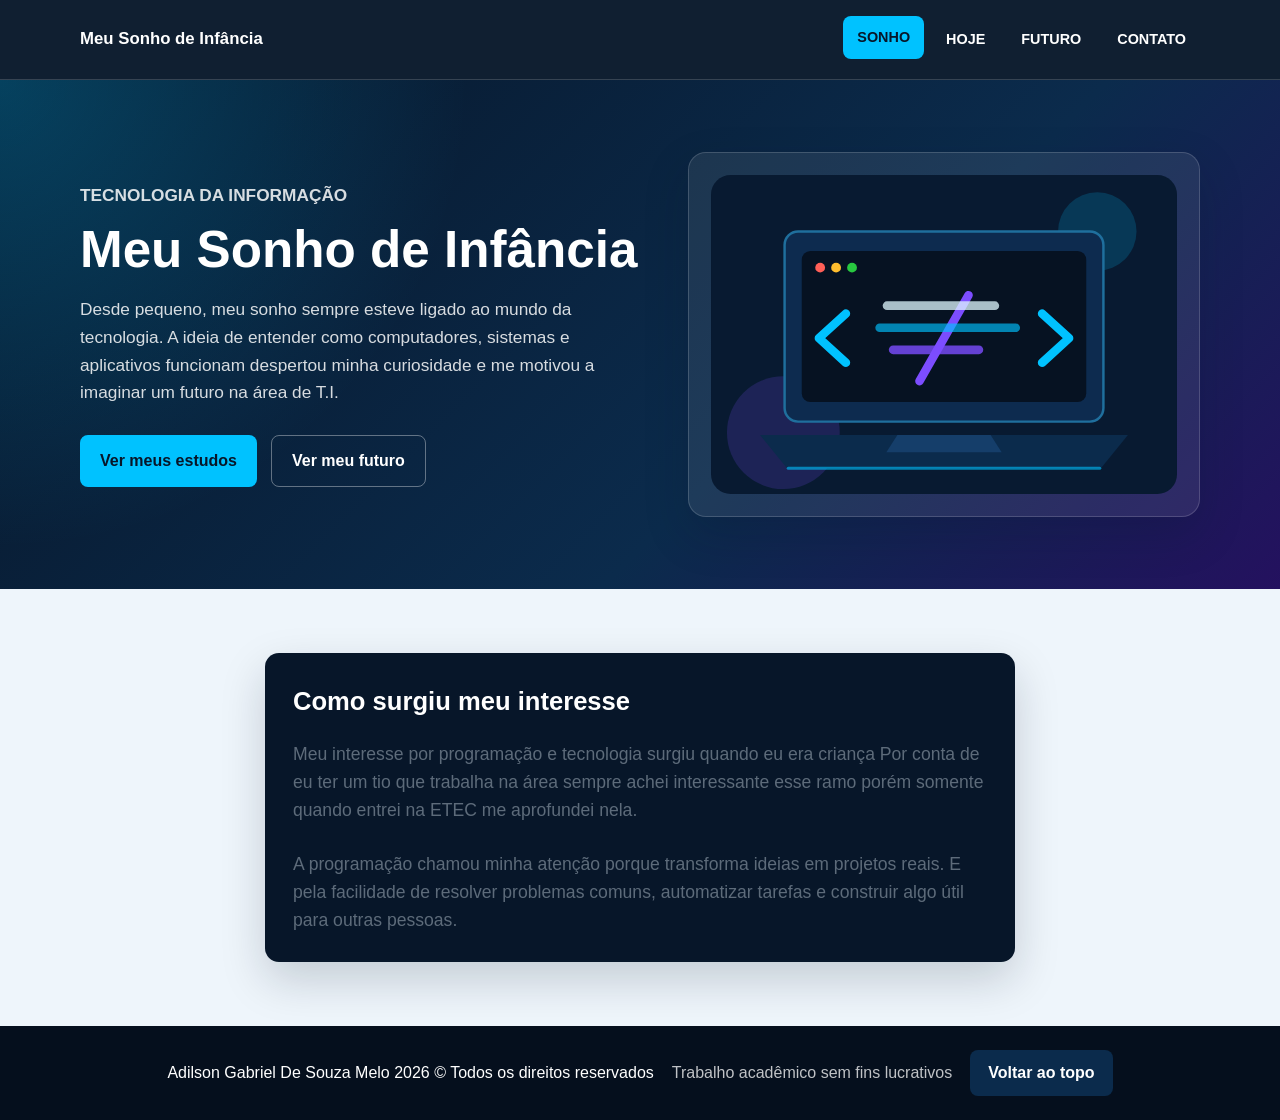
<file: index.html>
<!DOCTYPE html>
<html lang="pt-BR">
<head>
    <meta charset="UTF-8">
    <meta name="viewport" content="width=device-width, initial-scale=1.0">
    <title>Meu Sonho de Infância | SONHO</title>
    <link rel="icon" href="favicon.svg" type="image/svg+xml">
    <link rel="stylesheet" href="style.css">
</head>
<body id="topo">
    <header class="cabecalho">
        <div class="container cabecalho-conteudo">
            <a class="marca" href="index.html">Meu Sonho de Infância</a>

            <nav class="menu" aria-label="Menu principal">
                <a class="ativo" href="index.html">SONHO</a>
                <a href="hoje.html">HOJE</a>
                <a href="futuro.html">FUTURO</a>
                <a href="contato.html">CONTATO</a>
            </nav>
        </div>
    </header>

    <main>
        <section class="hero">
            <div class="container hero-grid">
                <div class="hero-texto">
                    <p class="etiqueta">Tecnologia da Informação</p>

                    <h1>Meu Sonho de Infância</h1>

                    <p>
                        Desde pequeno, meu sonho sempre esteve ligado ao mundo da tecnologia.
                        A ideia de entender como computadores, sistemas e aplicativos funcionam
                        despertou minha curiosidade e me motivou a imaginar um futuro na área de T.I.
                    </p>

                    <div class="botoes">
                        <a class="botao primario" href="hoje.html">Ver meus estudos</a>
                        <a class="botao secundario" href="futuro.html">Ver meu futuro</a>
                    </div>
                </div>

                <div class="hero-imagem">
                    <img src="programacao.svg" alt="Ilustração de programação e tecnologia">
                </div>
            </div>
        </section>

        <section class="secao">
            <div class="container">

                <article class="painel">
                    <h2>Como surgiu meu interesse</h2>

                    <p>
                        Meu interesse por programação e tecnologia surgiu quando eu era criança
                        Por conta de eu ter um tio que trabalha na área sempre achei interessante esse ramo
                        porém somente quando entrei na ETEC me aprofundei nela.
                    </p>

                    <br>

                    <p>
                        A programação chamou minha atenção porque transforma ideias em projetos reais.
                        E pela facilidade de resolver problemas comuns, automatizar
                        tarefas e construir algo útil para outras pessoas.
                    </p>
                </article>

            </div>
        </section>

    </main>

    <footer class="rodape">
        <p>Adilson Gabriel De Souza Melo 2026 &copy; Todos os direitos reservados</p>
        <p>Trabalho acadêmico sem fins lucrativos</p>
        <a class="voltar-topo" href="#topo">Voltar ao topo</a>
    </footer>
</body>
</html>
</file>
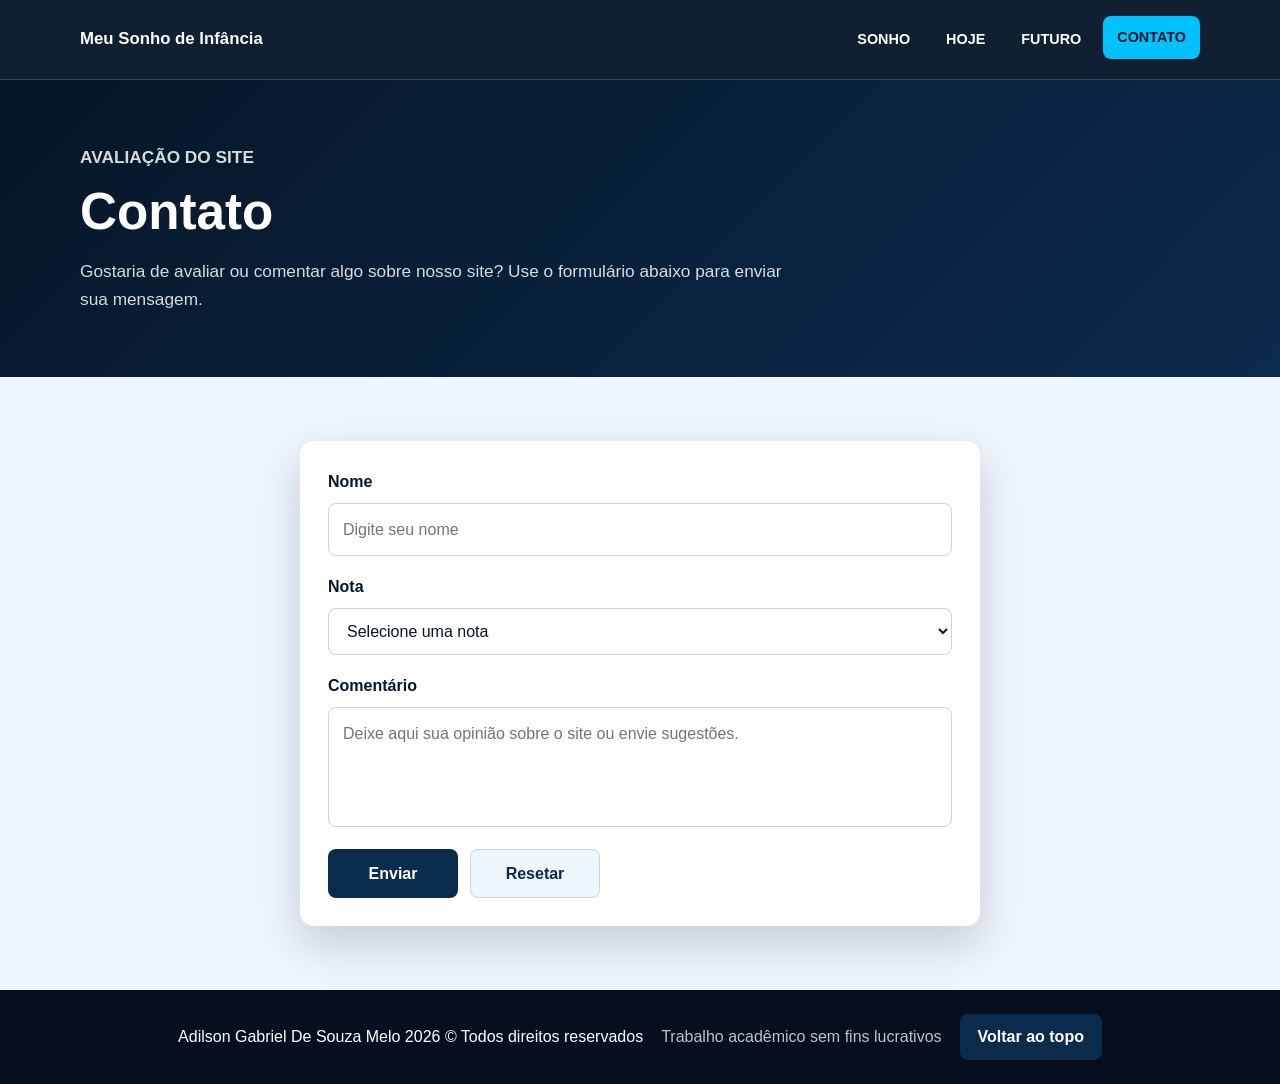
<file: contato.html>
<!DOCTYPE html>
<html lang="pt-BR">
<head>
    <meta charset="UTF-8">
    <meta name="viewport" content="width=device-width, initial-scale=1.0">
    <title>Meu Sonho de Infância | CONTATO</title>
    <link rel="icon" href="favicon.svg" type="image/svg+xml">
    <link rel="stylesheet" href="style.css">
</head>
<body id="topo">
    <header class="cabecalho">
        <div class="container cabecalho-conteudo">
            <a class="marca" href="index.html">Meu Sonho de Infância</a>
            <nav class="menu" aria-label="Menu principal">
                <a href="index.html">SONHO</a>
                <a href="hoje.html">HOJE</a>
                <a href="futuro.html">FUTURO</a>
                <a class="ativo" href="contato.html">CONTATO</a>
            </nav>
        </div>
    </header>

    <main>
        <section class="pagina-topo">
            <div class="container">
                <p class="etiqueta">Avaliação do site</p>
                <h1>Contato</h1>
                <p>
                    Gostaria de avaliar ou comentar algo sobre nosso site?
                    Use o formulário abaixo para enviar sua mensagem.
                </p>
            </div>
        </section>

        <section class="secao">
            <div class="container formulario-area">
                <form class="formulario" id="formContato"  onsubmit="return processarform()" >
                    <div class="campo">
                        <label for="nome">Nome</label>
                        <input type="text" id="nome" name="nome" placeholder="Digite seu nome">
                    </div>

                    <div class="campo">
                        <label for="nota">Nota</label>
                        <select id="nota" name="nota">
                            <option value="">Selecione uma nota</option>
                            <option value="0">0</option>
                            <option value="1">1</option>
                            <option value="2">2</option>
                            <option value="3">3</option>
                            <option value="4">4</option>
                            <option value="5">5</option>
                        </select>
                    </div>

                    <div class="campo">
                        <label for="comentario">Comentário</label>
                        <textarea id="comentario" name="comentario" placeholder="Deixe aqui sua opinião sobre o site ou envie sugestões." ></textarea>
                    </div>

                    <div class="acoes-formulario">
                        <button class="botao-formulario botao-enviar" name="enviar" type="submit">
                            Enviar
                        </button>
                        <button class="botao-formulario botao-resetar" name="resetar" type="reset">
                            Resetar
                        </button>
                    </div>
                </form>
            </div>
        </section>

    </main>

    <footer class="rodape">
        <p>Adilson  Gabriel De Souza Melo 2026
            &copy; Todos direitos reservados</p>
        <p>Trabalho acadêmico sem fins lucrativos</p>
        <a class="voltar-topo" href="#topo">Voltar ao topo</a>
    </footer>

    <script src="script.js"></script>
</body>
</html>
</file>
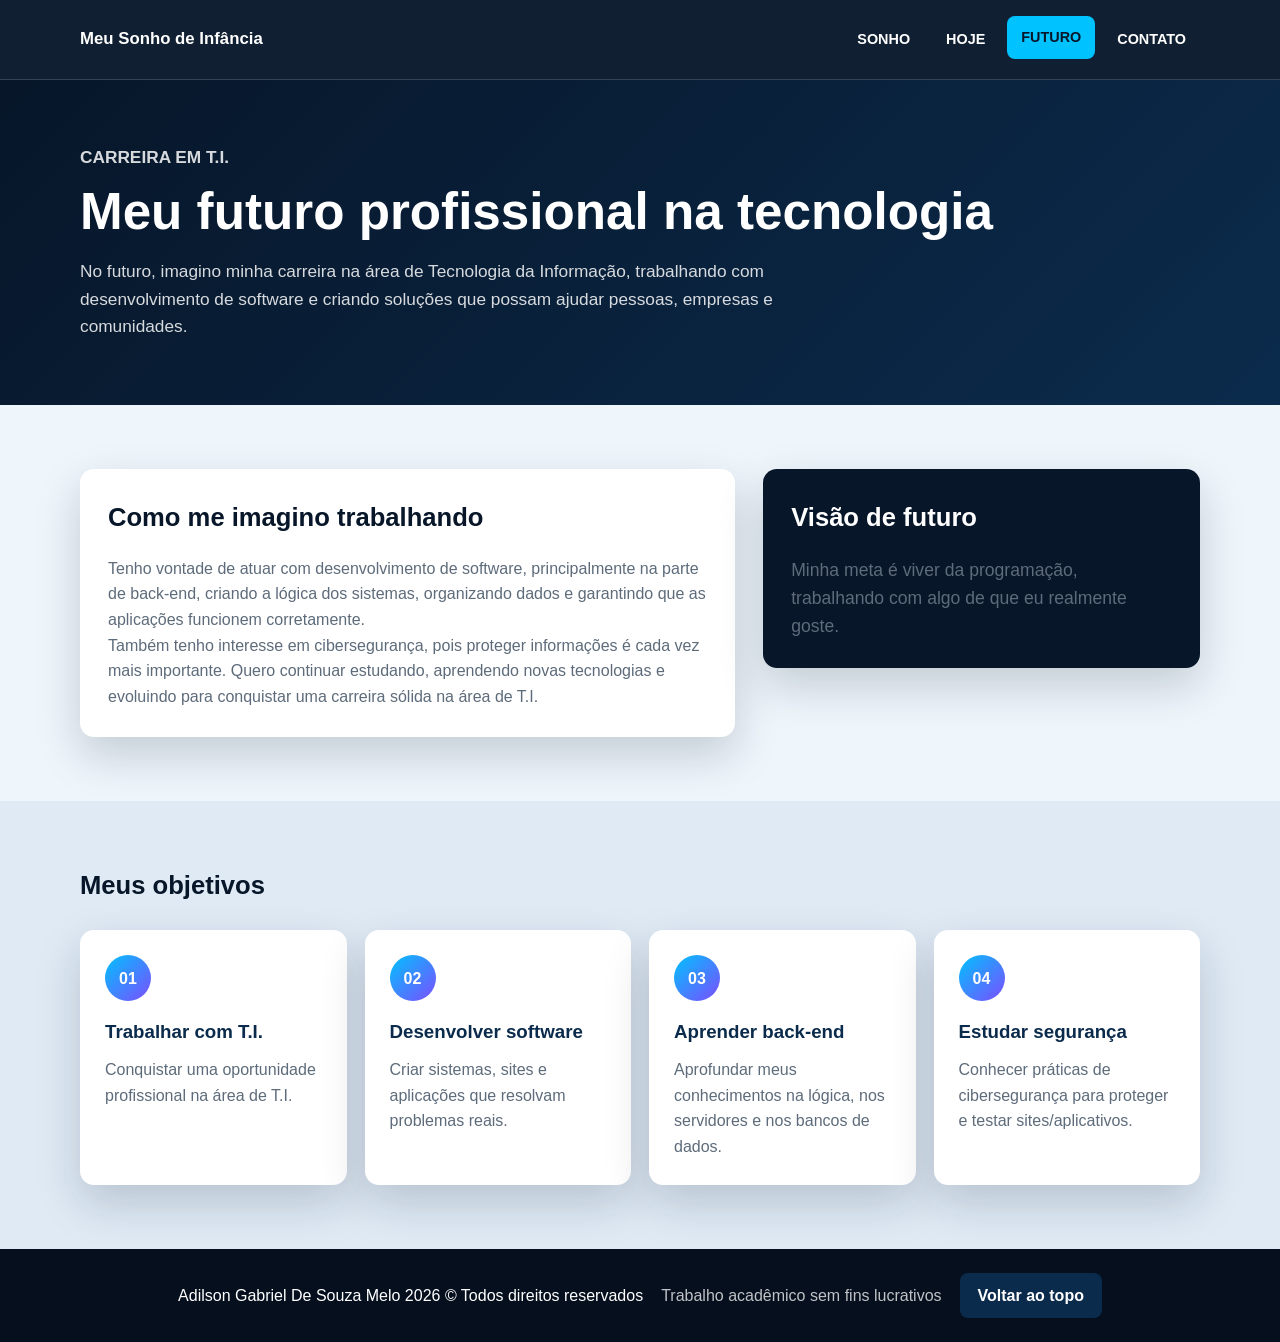
<file: futuro.html>
<!DOCTYPE html>
<html lang="pt-BR">
<head>
    <meta charset="UTF-8">
    <meta name="viewport" content="width=device-width, initial-scale=1.0">
    <title>Meu Sonho de Infância | FUTURO</title>
    <link rel="icon" href="favicon.svg" type="image/svg+xml">
    <link rel="stylesheet" href="style.css">
</head>
<body id="topo">
    <header class="cabecalho">
        <div class="container cabecalho-conteudo">
            <a class="marca" href="index.html">Meu Sonho de Infância</a>
            <nav class="menu" aria-label="Menu principal">
                <a href="index.html">SONHO</a>
                <a href="hoje.html">HOJE</a>
                <a class="ativo" href="futuro.html">FUTURO</a>
                <a href="contato.html">CONTATO</a>
            </nav>
        </div>
    </header>

    <main>
        <section class="pagina-topo">
            <div class="container">
                <p class="etiqueta">Carreira em T.I.</p>
                <h1>Meu futuro profissional na tecnologia</h1>
                <p>
                    No futuro, imagino minha carreira na área de Tecnologia da Informação, trabalhando
                    com desenvolvimento de software e criando soluções que possam ajudar pessoas,
                    empresas e comunidades.
                </p>
            </div>
        </section>

        <section class="secao">
            <div class="container duas-colunas">
                <article>
                    <h2>Como me imagino trabalhando</h2>
                    <p>
                        Tenho vontade de atuar com desenvolvimento de software, principalmente na parte
                        de back-end, criando a lógica dos sistemas, organizando dados e garantindo que
                        as aplicações funcionem corretamente.
                    </p>
                    <p>
                        Também tenho interesse em cibersegurança, pois proteger informações é cada vez
                        mais importante. Quero continuar estudando, aprendendo novas tecnologias e
                        evoluindo para conquistar uma carreira sólida na área de T.I.
                    </p>
                </article>

                <aside class="painel">
                    <h2>Visão de futuro</h2>
                    <p>
                        Minha meta é viver da programação, trabalhando com algo de que eu realmente goste.</p>
                </aside>
            </div>
        </section>

        <section class="secao objetivos">
            <div class="container">
                <h2>Meus objetivos</h2>
                <div class="grade-cards">
                    <article class="card objetivo-card">
                        <span class="icone">01</span>
                        <h3>Trabalhar com T.I.</h3>
                        <p>Conquistar uma oportunidade profissional na área de T.I.</p>
                    </article>
                    <article class="card objetivo-card">
                        <span class="icone">02</span>
                        <h3>Desenvolver software</h3>
                        <p>Criar sistemas, sites e aplicações que resolvam problemas reais.</p>
                    </article>
                    <article class="card objetivo-card">
                        <span class="icone">03</span>
                        <h3>Aprender back-end</h3>
                        <p>Aprofundar meus conhecimentos na lógica, nos servidores e nos bancos de dados.</p>
                    </article>
                    <article class="card objetivo-card">
                        <span class="icone">04</span>
                        <h3>Estudar segurança</h3>
                        <p>Conhecer práticas de cibersegurança para proteger e testar sites/aplicativos.</p>
                    </article>
                </div>
            </div>
        </section>

    </main>

    <footer class="rodape">
        <p> Adilson  Gabriel De Souza Melo   2026 &copy; Todos direitos reservados</p>
        <p>Trabalho acadêmico sem fins lucrativos</p>
        <a class="voltar-topo" href="#topo">Voltar ao topo</a>
    </footer>
</body>
</html>
</file>
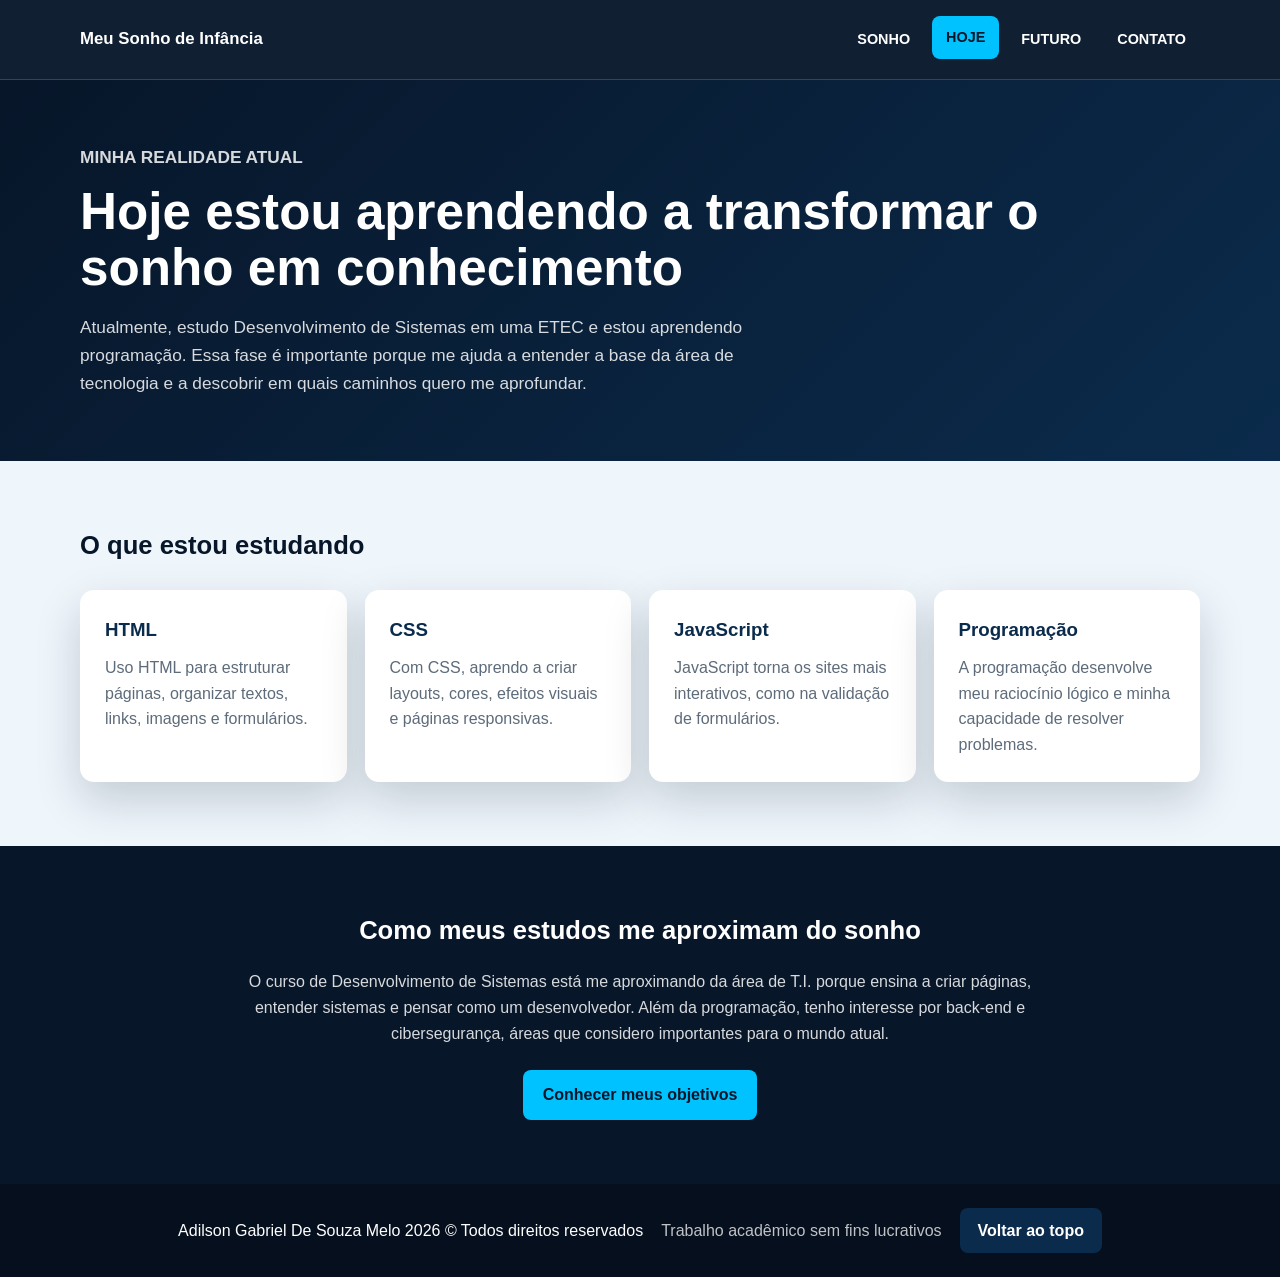
<file: hoje.html>
<!DOCTYPE html>
<html lang="pt-BR">
<head>
    <meta charset="UTF-8">
    <meta name="viewport" content="width=device-width, initial-scale=1.0">
    <title>Meu Sonho de Infância | HOJE</title>
    <link rel="icon" href="favicon.svg" type="image/svg+xml">
    <link rel="stylesheet" href="style.css">
</head>
<body id="topo">
    <header class="cabecalho">
        <div class="container cabecalho-conteudo">
            <a class="marca" href="index.html">Meu Sonho de Infância</a>
            <nav class="menu" aria-label="Menu principal">
                <a href="index.html">SONHO</a>
                <a class="ativo" href="hoje.html">HOJE</a>
                <a href="futuro.html">FUTURO</a>
                <a href="contato.html">CONTATO</a>
            </nav>
        </div>
    </header>

    <main>
        <section class="pagina-topo">
            <div class="container">
                <p class="etiqueta">Minha realidade atual</p>
                <h1>Hoje estou aprendendo a transformar o sonho em conhecimento</h1>
                <p>
                    Atualmente, estudo Desenvolvimento de Sistemas em uma ETEC e estou aprendendo
                    programação. Essa fase é importante porque me ajuda a entender a base da área
                    de tecnologia e a descobrir em quais caminhos quero me aprofundar.
                </p>
            </div>
        </section>

        <section class="secao">
            <div class="container">
                <h2>O que estou estudando</h2>
                <div class="grade-cards">
                    <article class="card">
                        <h3>HTML</h3>
                        <p>Uso HTML para estruturar páginas, organizar textos, links, imagens e formulários.</p>
                    </article>
                    <article class="card">
                        <h3>CSS</h3>
                        <p>Com CSS, aprendo a criar layouts, cores, efeitos visuais e páginas responsivas.</p>
                    </article>
                    <article class="card">
                        <h3>JavaScript</h3>
                        <p>JavaScript torna os sites mais interativos, como na validação de formulários.</p>
                    </article>
                    <article class="card">
                        <h3>Programação</h3>
                        <p>A programação desenvolve meu raciocínio lógico e minha capacidade de resolver problemas.</p>
                    </article>
                </div>
            </div>
        </section>

        <section class="secao secao-escura">
            <div class="container texto-central">
                <h2>Como meus estudos me aproximam do sonho</h2>
                <p>
                    O curso de Desenvolvimento de Sistemas está me aproximando da área de T.I. porque
                    ensina a criar páginas, entender sistemas e pensar como um desenvolvedor. Além da
                    programação, tenho interesse por back-end e cibersegurança, áreas que considero
                    importantes para o mundo atual.
                </p>
                <a class="botao primario" href="futuro.html">Conhecer meus objetivos</a>
            </div>
        </section>

    </main>

    <footer class="rodape">
        <p> Adilson  Gabriel De Souza Melo  2026 
            &copy; Todos direitos reservados</p>
        <p>Trabalho acadêmico sem fins lucrativos</p>
        <a class="voltar-topo" href="#topo">Voltar ao topo</a>
    </footer>
</body>
</html>
</file>
<file: style.css>
:root {
    --azul-escuro: #071629;
    --azul-medio: #0b2b4c;
    --ciano: #00c2ff;
    --roxo: #7c4dff;
    --branco: #ffffff;
    --cinza-claro: #eef5fb;
    --cinza-texto: #5d6b7a;
    --borda: rgba(255, 255, 255, 0.16);
    --sombra: 0 18px 45px rgba(7, 22, 41, 0.18);
}

* {
    box-sizing: border-box;
    margin: 0;
    padding: 0;
}

html {
    scroll-behavior: smooth;
}

body {
    font-family: Arial, Helvetica, sans-serif;
    color: var(--azul-escuro);
    background: var(--cinza-claro);
    line-height: 1.6;
}

img {
    display: block;
    max-width: 100%;
}

a {
    color: inherit;
    text-decoration: none;
}

.container {
    width: min(1120px, 92%);
    margin: 0 auto;
}

.cabecalho {
    position: sticky;
    top: 0;
    z-index: 10;
    background: rgba(7, 22, 41, 0.96);
    border-bottom: 1px solid var(--borda);
}

.cabecalho-conteudo {
    display: flex;
    align-items: center;
    justify-content: space-between;
    gap: 24px;
    padding: 18px 0;
}

.marca {
    color: var(--branco);
    font-weight: 700;
    font-size: 1.05rem;
}

.menu {
    display: flex;
    align-items: center;
    gap: 8px;
}

.menu a {
    color: var(--branco);
    font-size: 0.9rem;
    font-weight: 700;
    padding: 10px 14px;
    border-radius: 8px;
    transition: background 0.2s ease, color 0.2s ease, transform 0.2s ease;
}

.menu a:hover,
.menu a.ativo {
    color: var(--azul-escuro);
    background: var(--ciano);
    transform: translateY(-2px);
}

.hero {
    color: var(--branco);
    background:
        radial-gradient(circle at top left, rgba(0, 194, 255, 0.25), transparent 34%),
        linear-gradient(135deg, var(--azul-escuro), var(--azul-medio) 62%, #24115f);
    padding: 72px 0;
}

.hero-grid {
    display: grid;
    grid-template-columns: 1.05fr 0.95fr;
    align-items: center;
    gap: 42px;
}

.hero h1,
.pagina-topo h1 {
    font-size: clamp(2rem, 4vw, 3.6rem);
    line-height: 1.1;
    margin: 12px 0 18px;
}

.hero p,
.pagina-topo p {
    max-width: 720px;
    color: rgba(255, 255, 255, 0.84);
    font-size: 1.08rem;
}

.etiqueta {
    display: inline-block;
    color: var(--ciano);
    font-size: 0.8rem;
    font-weight: 700;
    letter-spacing: 0;
    text-transform: uppercase;
}

.hero-imagem {
    padding: 22px;
    border: 1px solid var(--borda);
    border-radius: 18px;
    background: rgba(255, 255, 255, 0.08);
    box-shadow: var(--sombra);
}

.botoes {
    display: flex;
    flex-wrap: wrap;
    gap: 14px;
    margin-top: 28px;
}

.botao {
    display: inline-flex;
    align-items: center;
    justify-content: center;
    min-height: 44px;
    padding: 12px 20px;
    border: 0;
    border-radius: 8px;
    font-weight: 700;
    cursor: pointer;
    transition: transform 0.2s ease, box-shadow 0.2s ease, background 0.2s ease;
}

.botao:hover {
    transform: translateY(-2px);
    box-shadow: 0 12px 28px rgba(0, 194, 255, 0.22);
}

.botao.primario {
    color: var(--azul-escuro);
    background: var(--ciano);
}

.botao.secundario {
    color: var(--branco);
    background: transparent;
    border: 1px solid rgba(255, 255, 255, 0.36);
}

.secao {
    padding: 64px 0;
}

.secao h2 {
    font-size: clamp(1.5rem, 2vw, 2.1rem);
    margin-bottom: 18px;
}

.duas-colunas {
    display: grid;
    grid-template-columns: 1.2fr 0.8fr;
    gap: 28px;
    align-items: start;
}

.duas-colunas article,
.painel,
.formulario {
    padding: 28px;
    border-radius: 14px;
    background: var(--branco);
    box-shadow: var(--sombra);
}


.painel {
    color: var(--branco);
    background:var(--azul-escuro);
}


.painel p {
    color: var(--cinza-texto);
    font-size:   1.1rem;
}

.pagina-topo {
    color: var(--branco);
    background: linear-gradient(135deg, var(--azul-escuro), var(--azul-medio));
    padding: 64px 0;
}

.grade-cards {
    display: grid;
    grid-template-columns: repeat(4, 1fr);
    gap: 18px;
    margin-top: 24px;
}

.card {
    min-height: 180px;
    padding: 24px;
    border-radius: 14px;
    background: var(--branco);
    box-shadow: var(--sombra);
    transition: transform 0.2s ease, border-color 0.2s ease;
    border: 1px solid transparent;
}

.card:hover {
    transform: translateY(-6px);
    border-color: rgba(0, 194, 255, 0.6);
}

.card h3 {
    margin-bottom: 10px;
    color: var(--azul-medio);
}

.card p,
.duas-colunas p,
.texto-central p {
    color: var(--cinza-texto);
}

.secao-escura {
    color: var(--branco);
    background: var(--azul-escuro);
}

.secao-escura p {
    color: rgba(255, 255, 255, 0.84);
}

.texto-central {
    text-align: center;
    max-width: 820px;
}

.texto-central .botao {
    margin-top: 24px;
}

.objetivos {
    background: #dfeaf5;
}

.objetivo-card .icone {
    display: inline-flex;
    align-items: center;
    justify-content: center;
    width: 46px;
    height: 46px;
    margin-bottom: 16px;
    border-radius: 50%;
    color: var(--branco);
    background: linear-gradient(135deg, var(--ciano), var(--roxo));
    font-weight: 700;
}

.formulario-area {
    max-width: 680px;
}

.formulario {
    display: grid;
    gap: 18px;
}

.campo {
    display: grid;
    gap: 8px;
}

.campo label {
    font-weight: 700;
}

.campo input,
.campo select,
.campo textarea {
    width: 100%;
    padding: 13px 14px;
    border: 1px solid #c7d3df;
    border-radius: 8px;
    font: inherit;
    color: var(--azul-escuro);
    background: var(--branco);
}

.campo input:focus,
.campo select:focus {
    outline: 3px solid rgba(0, 194, 255, 0.2);
    border-color: var(--ciano);
}

.campo textarea {
    min-height: 120px;
    resize: none;
}
    
.acoes-formulario {
    display: flex;
    flex-wrap: wrap;
    gap: 12px;
    margin-top: 4px;
}

.botao-formulario {
    display: inline-flex;
    align-items: center;
    justify-content: center;
    min-width: 130px;
    min-height: 44px;
    padding: 11px 18px;
    border: 1px solid transparent;
    border-radius: 8px;
    font: inherit;
    font-weight: 700;
    cursor: pointer;
    letter-spacing: 0;
    transition: transform 0.2s ease, box-shadow 0.2s ease, background 0.2s ease, border-color 0.2s ease, color 0.2s ease;
}

.botao-formulario:hover {
    transform: translateY(-2px);
}

.botao-formulario:active {
    transform: translateY(0);
}

.botao-enviar {
    color: var(--branco);
    background: var(--azul-medio);
}

.botao-enviar:hover {
    background: var(--azul-escuro);
    box-shadow: 0 8px 18px rgba(7, 22, 41, 0.16);
}

.botao-resetar {
    color: var(--azul-medio);
    background: #eef5fb;
    border-color: #c7d3df;
}

.botao-resetar:hover {
    background: #dfeaf5;
    box-shadow: 0 8px 18px rgba(7, 22, 41, 0.1);
}

.voltar-topo {
    display: inline-flex;
    align-items: center;
    justify-content: center;
    min-height: 42px;
    padding: 10px 18px;
    border-radius: 8px;
    color: var(--branco);
    background: var(--azul-medio);
    font-weight: 700;
    transition: transform 0.2s ease, box-shadow 0.2s ease, background 0.2s ease;
}

.voltar-topo:hover {
    background: var(--azul-escuro);
    box-shadow: 0 10px 24px rgba(7, 22, 41, 0.16);
    transform: translateY(-2px);
}

.rodape {
    display: flex;
    flex-wrap: wrap;
    align-items: center;
    justify-content: center;
    gap: 10px 18px;
    color: var(--branco);
    text-align: center;
    padding: 24px 16px;
    background: #050f1d;
}

.rodape p + p {
    color: rgba(255, 255, 255, 0.75);
}
.painel{
    max-width:750px;
    margin:0 auto;
}
</file>
